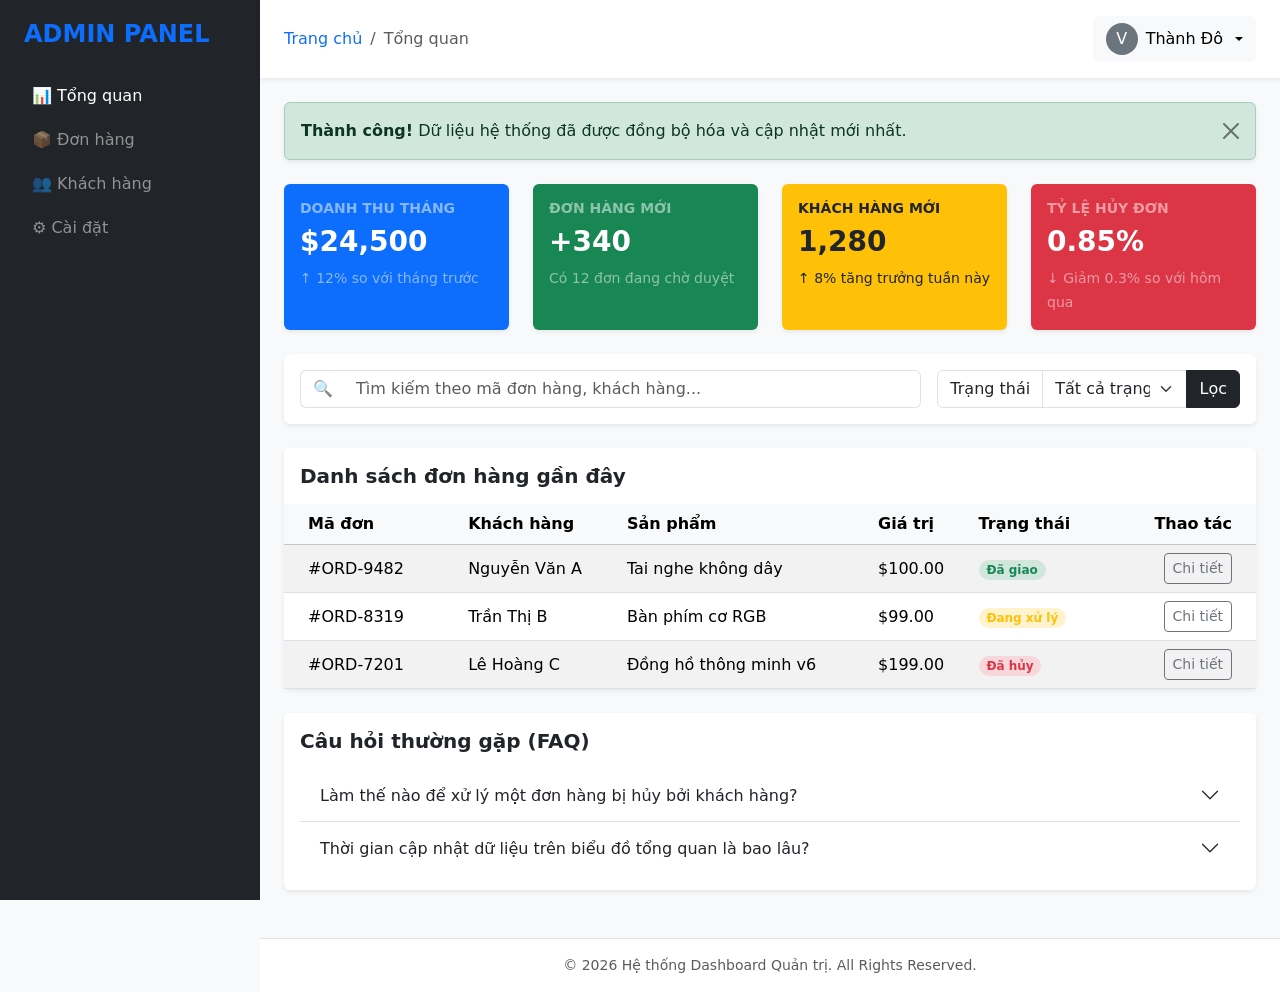
<file: PBT-06/bootstrap_dashboard.html>
<!DOCTYPE html>
<html lang="vi">
<head>
  <meta charset="UTF-8">
  <meta name="viewport" content="width=device-width, initial-scale=1.0">
  <title>bootstrap_dashboard</title>
  <link href="https://cdn.jsdelivr.net/npm/bootstrap@5.3.3/dist/css/bootstrap.min.css" rel="stylesheet">
  <style>
    :root { --sidebar-width: 260px; }
    .sidebar { 
        width: var(--sidebar-width); 
        height: 100vh; position: fixed; 
        top: 0; 
        left: 0; 
        z-index: 100; 
        overflow-y: auto; 
    }
    .main-content { margin-left: var(--sidebar-width); min-height: 100vh; }
    @media (max-width: 991.98px) {
      .sidebar { width: 100%; height: auto; position: relative; }
      .main-content { margin-left: 0; }
    }
  </style>
</head>
<body class="bg-light">
  <aside class="sidebar bg-dark text-white p-3">
    <div class="d-flex align-items-center mb-4 px-2">
      <span class="fs-4 fw-bold text-primary">ADMIN PANEL</span>
    </div>
    <div class="list-group list-group-flush">
      <a href="#" class="list-group-item list-group-item-action bg-dark text-white active border-0 rounded mb-1">📊 Tổng quan</a>
      <a href="#" class="list-group-item list-group-item-action bg-dark text-white-50 border-0 rounded mb-1">📦 Đơn hàng</a>
      <a href="#" class="list-group-item list-group-item-action bg-dark text-white-50 border-0 rounded mb-1">👥 Khách hàng</a>
      <a href="#" class="list-group-item list-group-item-action bg-dark text-white-50 border-0 rounded mb-1">⚙️ Cài đặt</a>
    </div>
  </aside>

  <main class="main-content d-flex flex-column">
    <header class="navbar navbar-expand bg-white shadow-sm px-4 py-3 sticky-top">
      <div class="container-fluid d-flex justify-content-between align-items-center p-0">
        <nav aria-label="breadcrumb">
          <ol class="breadcrumb mb-0">
            <li class="breadcrumb-item"><a href="#" class="text-decoration-none">Trang chủ</a></li>
            <li class="breadcrumb-item active" aria-current="page">Tổng quan</li>
          </ol>
        </nav>
        <div class="dropdown">
          <button class="btn btn-light dropdown-toggle d-flex align-items-center gap-2" type="button" id="userMenu" data-bs-toggle="dropdown" aria-expanded="false">
            <div class="bg-secondary text-white rounded-circle d-flex align-items-center justify-content-center" style="width: 32px; height: 32px;">V</div>
            <span class="fw-medium">Thành Đô</span>
          </button>
          <ul class="dropdown-menu dropdown-menu-end shadow" aria-labelledby="userMenu">
            <li><a class="dropdown-menu-item dropdown-item" href="#">Hồ sơ của tôi</a></li>
            <li><a class="dropdown-menu-item dropdown-item" href="#">Cài đặt tài khoản</a></li>
            <li><hr class="dropdown-divider"></li>
            <li><a class="dropdown-menu-item dropdown-item text-danger" href="#">Đăng xuất</a></li>
          </ul>
        </div>
      </div>
    </header>
    <div class="container-fluid p-4 flex-grow-1">
      <div class="alert alert-success alert-dismissible fade show shadow-sm mb-4" role="alert">
        <strong>Thành công!</strong> Dữ liệu hệ thống đã được đồng bộ hóa và cập nhật mới nhất.
        <button type="button" class="btn-close" data-bs-dismiss="alert" aria-label="Close"></button>
      </div>
      <div class="row g-4 mb-4">
        <div class="col-12 col-sm-6 col-xl-3">
          <div class="card bg-primary text-white border-0 shadow-sm h-100">
            <div class="card-body">
              <h6 class="text-white-50 text-uppercase fw-bold small">Doanh thu tháng</h6>
              <h3 class="fw-bold mb-2">$24,500</h3>
              <span class="text-white-50 small">↑ 12% so với tháng trước</span>
            </div>
          </div>
        </div>
        <div class="col-12 col-sm-6 col-xl-3">
          <div class="card bg-success text-white border-0 shadow-sm h-100">
            <div class="card-body">
              <h6 class="text-white-50 text-uppercase fw-bold small">Đơn hàng mới</h6>
              <h3 class="fw-bold mb-2">+340</h3>
              <span class="text-white-50 small">Có 12 đơn đang chờ duyệt</span>
            </div>
          </div>
        </div>
        <div class="col-12 col-sm-6 col-xl-3">
          <div class="card bg-warning text-dark border-0 shadow-sm h-100">
            <div class="card-body">
              <h6 class="text-dark-50 text-uppercase fw-bold small">Khách hàng mới</h6>
              <h3 class="fw-bold mb-2">1,280</h3>
              <span class="text-dark-50 small">↑ 8% tăng trưởng tuần này</span>
            </div>
          </div>
        </div>
        <div class="col-12 col-sm-6 col-xl-3">
          <div class="card bg-danger text-white border-0 shadow-sm h-100">
            <div class="card-body">
              <h6 class="text-white-50 text-uppercase fw-bold small">Tỷ lệ hủy đơn</h6>
              <h3 class="fw-bold mb-2">0.85%</h3>
              <span class="text-white-50 small">↓ Giảm 0.3% so với hôm qua</span>
            </div>
          </div>
        </div>
      </div>
      <div class="card border-0 shadow-sm mb-4">
        <div class="card-body">
          <div class="row g-3">
            <div class="col-12 col-md-6 col-lg-8">
              <div class="input-group">
                <span class="input-group-text bg-white border-end-0 text-muted">🔍</span>
                <input type="text" class="form-control border-start-0" placeholder="Tìm kiếm theo mã đơn hàng, khách hàng...">
              </div>
            </div>
            <div class="col-12 col-md-6 col-lg-4">
              <div class="input-group">
                <label class="input-group-text bg-white" for="filterStatus">Trạng thái</label>
                <select class="form-select" id="filterStatus">
                  <option selected>Tất cả trạng thái</option>
                  <option value="1">Đã xử lý</option>
                  <option value="2">Đang giao</option>
                  <option value="3">Đã hủy</option>
                </select>
                <button class="btn btn-dark" type="button">Lọc</button>
              </div>
            </div>
          </div>
        </div>
      </div>
      <div class="card border-0 shadow-sm mb-4">
        <div class="card-header bg-white py-3 border-0">
          <h5 class="mb-0 fw-bold text-dark">Danh sách đơn hàng gần đây</h5>
        </div>
        <div class="table-responsive">
          <table class="table table-striped table-hover align-middle mb-0">
            <thead class="table-light">
              <tr>
                <th class="px-4">Mã đơn</th>
                <th>Khách hàng</th>
                <th>Sản phẩm</th>
                <th>Giá trị</th>
                <th>Trạng thái</th>
                <th class="text-end px-4">Thao tác</th>
              </tr>
            </thead>
            <tbody>
              <tr>
                <td class="px-4 fw-medium">#ORD-9482</td>
                <td>Nguyễn Văn A</td>
                <td>Tai nghe không dây</td>
                <td>$100.00</td>
                <td><span class="badge bg-success-subtle text-success rounded-pill px-2.5 py-1">Đã giao</span></td>
                <td class="text-end px-4"><button class="btn btn-sm btn-outline-secondary">Chi tiết</button></td>
              </tr>
              <tr>
                <td class="px-4 fw-medium">#ORD-8319</td>
                <td>Trần Thị B</td>
                <td>Bàn phím cơ RGB</td>
                <td>$99.00</td>
                <td><span class="badge bg-warning-subtle text-warning rounded-pill px-2.5 py-1">Đang xử lý</span></td>
                <td class="text-end px-4"><button class="btn btn-sm btn-outline-secondary">Chi tiết</button></td>
              </tr>
              <tr>
                <td class="px-4 fw-medium">#ORD-7201</td>
                <td>Lê Hoàng C</td>
                <td>Đồng hồ thông minh v6</td>
                <td>$199.00</td>
                <td><span class="badge bg-danger-subtle text-danger rounded-pill px-2.5 py-1">Đã hủy</span></td>
                <td class="text-end px-4"><button class="btn btn-sm btn-outline-secondary">Chi tiết</button></td>
              </tr>
            </tbody>
          </table>
        </div>
      </div>
      <div class="card border-0 shadow-sm mb-4">
        <div class="card-header bg-white py-3 border-0">
          <h5 class="mb-0 fw-bold text-dark">Câu hỏi thường gặp (FAQ)</h5>
        </div>
        <div class="card-body pt-0">
          <div class="accordion accordion-flush" id="faqAccordion">
            <div class="accordion-item">
              <h2 class="accordion-header">
                <button class="accordion-button collapsed fw-medium" type="button" data-bs-toggle="collapse" data-bs-target="#faq1">
                  Làm thế nào để xử lý một đơn hàng bị hủy bởi khách hàng?
                </button>
              </h2>
              <div id="faq1" class="accordion-collapse collapse" data-bs-parent="#faqAccordion">
                <div class="accordion-body text-muted small">
                  Khi trạng thái đơn hàng chuyển sang "Đã hủy", hệ thống sẽ tự động hoàn lại số lượng sản phẩm vào kho lưu trữ và gửi email xác nhận cho khách hàng trong vòng 5 phút.
                </div>
              </div>
            </div>
            <div class="accordion-item">
              <h2 class="accordion-header">
                <button class="accordion-button collapsed fw-medium" type="button" data-bs-toggle="collapse" data-bs-target="#faq2">
                  Thời gian cập nhật dữ liệu trên biểu đồ tổng quan là bao lâu?
                </button>
              </h2>
              <div id="faq2" class="accordion-collapse collapse" data-bs-parent="#faqAccordion">
                <div class="accordion-body text-muted small">
                  Các chỉ số doanh thu, đơn hàng mới và tăng trưởng được tính toán và làm mới theo thời gian thực (real-time) sau mỗi giao dịch thành công.
                </div>
              </div>
            </div>
          </div>
        </div>
      </div>
    </div>
    <footer class="bg-white border-top py-3 text-center text-muted small mt-auto">
      &copy; 2026 Hệ thống Dashboard Quản trị. All Rights Reserved.
    </footer>
  </main>

  <script src="https://cdn.jsdelivr.net/npm/bootstrap@5.3.3/dist/js/bootstrap.bundle.min.js"></script>
</body>
</html>
</file>
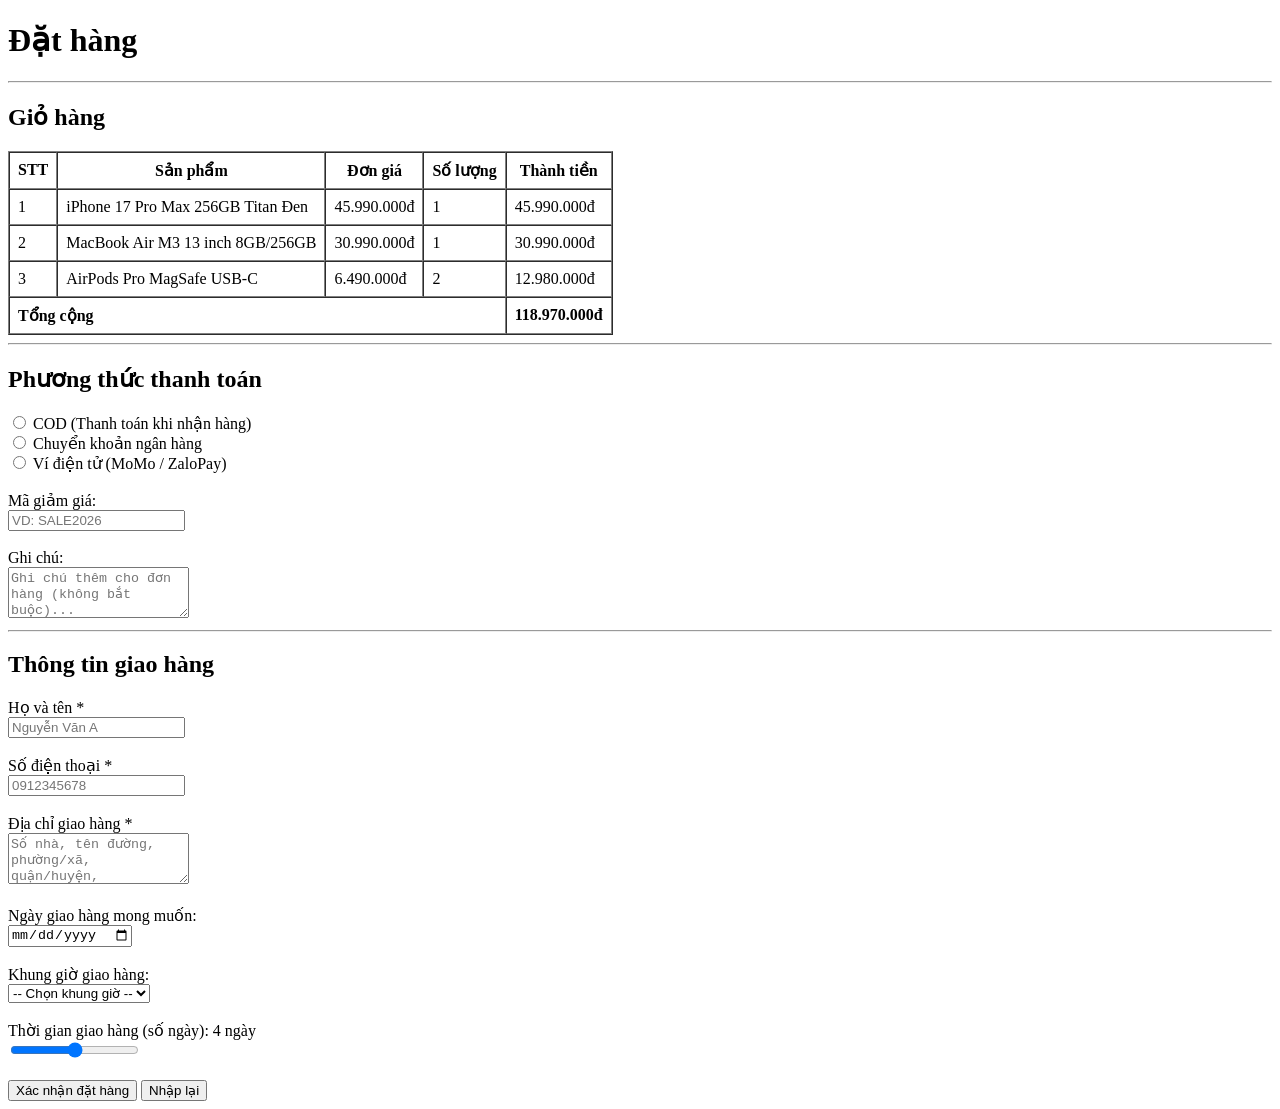
<file: PBT_02/checkout.html>
<!DOCTYPE html>
<html lang="vi">

<head>
  <meta charset="UTF-8">
  <meta name="viewport" content="width=device-width, initial-scale=1.0">
  <title>Đặt hàng</title>
</head>

<body>

  <h1>Đặt hàng</h1>

  <hr>

  <!-- Phần 1: Giỏ hàng -->
  <h2>Giỏ hàng</h2>
  <table border="1" cellpadding="8" cellspacing="0">
    <thead>
      <tr>
        <th>STT</th>
        <th>Sản phẩm</th>
        <th>Đơn giá</th>
        <th>Số lượng</th>
        <th>Thành tiền</th>
      </tr>
    </thead>
    <tbody>
      <tr>
        <td>1</td>
        <td>iPhone 17 Pro Max 256GB Titan Đen</td>
        <td>45.990.000đ</td>
        <td>1</td>
        <td>45.990.000đ</td>
      </tr>
      <tr>
        <td>2</td>
        <td>MacBook Air M3 13 inch 8GB/256GB</td>
        <td>30.990.000đ</td>
        <td>1</td>
        <td>30.990.000đ</td>
      </tr>
      <tr>
        <td>3</td>
        <td>AirPods Pro  MagSafe USB-C</td>
        <td>6.490.000đ</td>
        <td>2</td>
        <td>12.980.000đ</td>
      </tr>
    </tbody>
    <tfoot>
      <tr>
        <td colspan="4"><strong>Tổng cộng</strong></td>
        <td><strong>118.970.000đ</strong></td>
      </tr>
    </tfoot>
  </table>

  <hr>

  <form action="#" method="POST">

    <!-- Phần 2: Form thanh toán -->
    <h2>Phương thức thanh toán</h2>

    <input type="radio" id="cod" name="payment" value="cod" required>
    <label for="cod">COD (Thanh toán khi nhận hàng)</label><br>

    <input type="radio" id="bank" name="payment" value="bank">
    <label for="bank">Chuyển khoản ngân hàng</label><br>

    <input type="radio" id="ewallet" name="payment" value="ewallet">
    <label for="ewallet">Ví điện tử (MoMo / ZaloPay)</label><br><br>

    <label for="coupon">Mã giảm giá:</label><br>
    <input type="text" id="coupon" name="coupon" placeholder="VD: SALE2026" pattern="SALE[0-9]{4}"
      title="Định dạng: SALE + 4 chữ số (VD: SALE2026)"><br><br>

    <label for="note">Ghi chú:</label><br>
    <textarea id="note" name="note" rows="3" placeholder="Ghi chú thêm cho đơn hàng (không bắt buộc)..."></textarea><br>

    <hr>

    <!-- Phần 3: Thông tin giao hàng -->
    <h2>Thông tin giao hàng</h2>

    <label for="fullname">Họ và tên *</label><br>
    <input type="text" id="fullname" name="fullname" placeholder="Nguyễn Văn A" required minlength="2"
      maxlength="50"><br><br>

    <label for="phone">Số điện thoại *</label><br>
    <input type="tel" id="phone" name="phone" placeholder="0912345678" required pattern="[0-9]{10}"
      title="Nhập đúng 10 chữ số"><br><br>

    <label for="address">Địa chỉ giao hàng *</label><br>
    <textarea id="address" name="address" rows="3" placeholder="Số nhà, tên đường, phường/xã, quận/huyện, tỉnh/thành..."
      required></textarea><br><br>

    <label for="delivery-date">Ngày giao hàng mong muốn:</label><br>
    <input type="date" id="delivery-date" name="delivery_date"><br><br>

    <label for="time-slot">Khung giờ giao hàng:</label><br>
    <select id="time-slot" name="time_slot">
      <option value="" disabled selected>-- Chọn khung giờ --</option>
      <option value="morning">Sáng 8–12h</option>
      <option value="afternoon">Chiều 14–18h</option>
      <option value="evening">Tối 18–21h</option>
    </select><br><br>

    <label for="delivery-days">Thời gian giao hàng (số ngày): <span id="days-value">4</span> ngày</label><br>
    <input type="range" id="delivery-days" name="delivery_days" min="1" max="7" step="1" value="4"><br><br>

    <button type="submit" aria-label="Xác nhận đặt hàng">Xác nhận đặt hàng</button>
    <button type="reset">Nhập lại</button>

  </form>

  <script>
    // Set min date = ngày mai cho delivery-date
    const tomorrow = new Date();
    tomorrow.setDate(tomorrow.getDate() + 1);
    document.getElementById('delivery-date').min = tomorrow.toISOString().split('T')[0];
  </script>

</body>

</html>
</file>
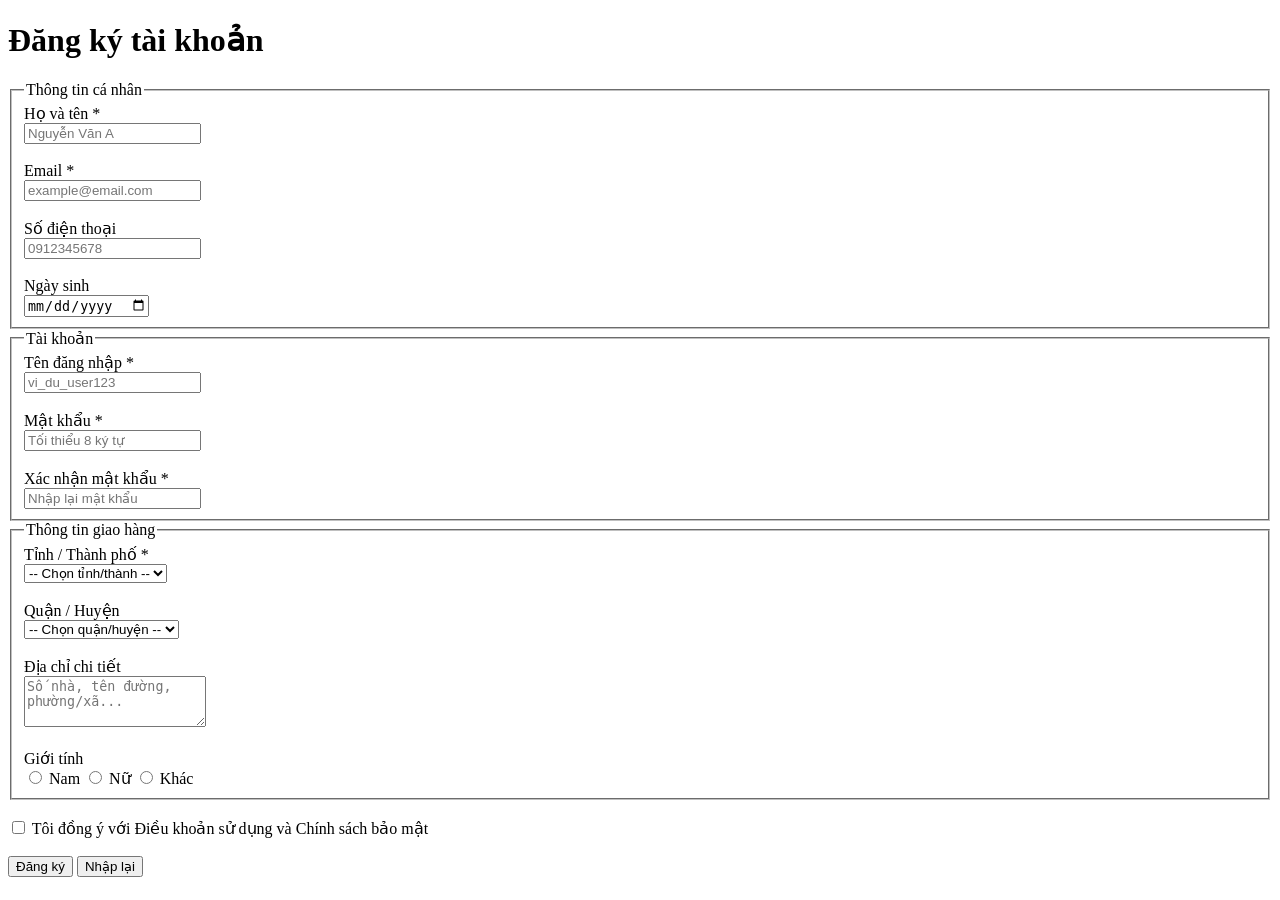
<file: PBT_02/register.html>
<!DOCTYPE html>
<html lang="vi">

<head>
  <meta charset="UTF-8">
  <meta name="viewport" content="width=device-width, initial-scale=1.0">
  <title>Giao diện đăng ký tài khoản</title>
</head>

<body>

  <h1>Đăng ký tài khoản</h1>

  <form action="https://www.google.com/search" method="POST">

    <!-- Fieldset 1: Thông tin cá nhân -->
    <fieldset>
      <legend>Thông tin cá nhân</legend>

      <label for="fullname">Họ và tên *</label><br>
      <input type="text" id="fullname" name="fullname" placeholder="Nguyễn Văn A" required minlength="2"
        maxlength="50"><br><br>

      <label for="email">Email *</label><br>
      <input type="email" id="email" name="email" placeholder="example@email.com" required><br><br>

      <label for="phone">Số điện thoại</label><br>
      <input type="tel" id="phone" name="phone" placeholder="0912345678" pattern="[0-9]{10}"
        title="Nhập đúng 10 chữ số"><br><br>

      <label for="dob">Ngày sinh</label><br>
      <input type="date" id="dob" name="dob"><br>

    </fieldset>

    <!-- Fieldset 2: Tài khoản -->
    <fieldset>
      <legend>Tài khoản</legend>

      <label for="username">Tên đăng nhập *</label><br>
      <input type="text" id="username" name="username" placeholder="vi_du_user123" required pattern="[a-zA-Z0-9_]{3,20}"
        title="3-20 ký tự, chỉ chữ cái, số và dấu gạch dưới"><br><br>

      <label for="password">Mật khẩu *</label><br>
      <input type="password" id="password" name="password" placeholder="Tối thiểu 8 ký tự" required minlength="8"
        pattern="(?=.*[A-Z])(?=.*[0-9]).{8,}" title="Ít nhất 8 ký tự, gồm 1 chữ hoa và 1 số"><br><br>

      <label for="confirm-password">Xác nhận mật khẩu *</label><br>
      <input type="password" id="confirm-password" name="confirm_password" placeholder="Nhập lại mật khẩu" required
        minlength="8" pattern="(?=.*[A-Z])(?=.*[0-9]).{8,}" title="Nhập lại mật khẩu giống trên"><br>

    </fieldset>

    <!-- Fieldset 3: Thông tin giao hàng -->
    <fieldset>
      <legend>Thông tin giao hàng</legend>

      <label for="city">Tỉnh / Thành phố *</label><br>
      <select id="city" name="city" required>
        <option value="" disabled selected>-- Chọn tỉnh/thành --</option>
        <option value="hcm">TP. Hồ Chí Minh</option>
        <option value="hn">Hà Nội</option>
        <option value="dn">Đà Nẵng</option>
        <option value="ct">Cần Thơ</option>
        <option value="hp">Hải Phòng</option>
      </select><br><br>

      <label for="district">Quận / Huyện</label><br>
      <select id="district" name="district">
        <option value="" disabled selected>-- Chọn quận/huyện --</option>
        <option value="Q1">Quận 1</option>
        <option value="HĐ">Quận Hà Đông</option>
        <option value="HY">Quận Hưng Yên</option>
        <option value="TT">Quận Thạch thất</option>
      </select><br><br>

      <label for="address">Địa chỉ chi tiết</label><br>
      <textarea id="address" name="address" rows="3"  placeholder="Số nhà, tên đường, phường/xã..."></textarea><br><br>

      <label>Giới tính</label><br>
      <input type="radio" id="male" name="gender" value="male">
      <label for="male">Nam</label>
      <input type="radio" id="female" name="gender" value="female">
      <label for="female">Nữ</label>
      <input type="radio" id="other" name="gender" value="other">
      <label for="other">Khác</label><br>

    </fieldset>

    <br>
    <input type="checkbox" id="terms" name="terms" required>
    <label for="terms">Tôi đồng ý với Điều khoản sử dụng và Chính sách bảo mật</label><br><br>

    <button type="submit">Đăng ký</button>
    <button type="reset">Nhập lại</button>

  </form>

</body>

</html>
</file>
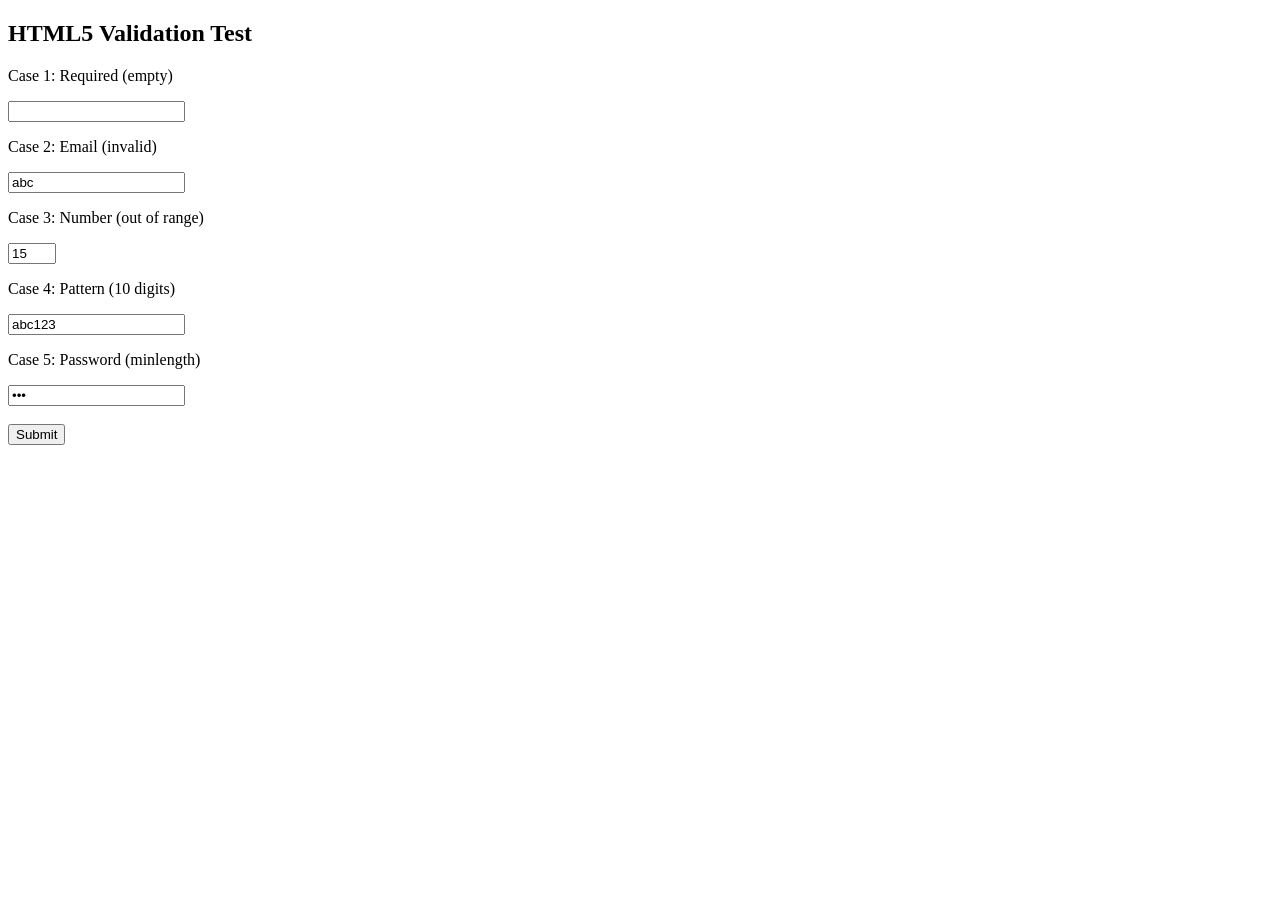
<file: PBT_02/validation_test.html>
<!DOCTYPE html>
<html lang="en">
<head>
    <meta charset="UTF-8">
    <meta name="viewport" content="width=device-width, initial-scale=1.0">
    <title>Document</title>
</head>
<body>


<h2>HTML5 Validation Test</h2>

<form>
    <p>Case 1: Required (empty)</p>
    <input type="text" required value="">

    <p>Case 2: Email (invalid)</p>
    <input type="email" value="abc">

    <p>Case 3: Number (out of range)</p>
    <input type="number" min="1" max="10" value="15">

    <p>Case 4: Pattern (10 digits)</p>
    <input type="text" pattern="[0-9]{10}" value="abc123">

    <p>Case 5: Password (minlength)</p>
    <input type="password" minlength="8" value="123">

    <br><br>
    <button type="submit">Submit</button>
</form>

</body>
</html>
</file>
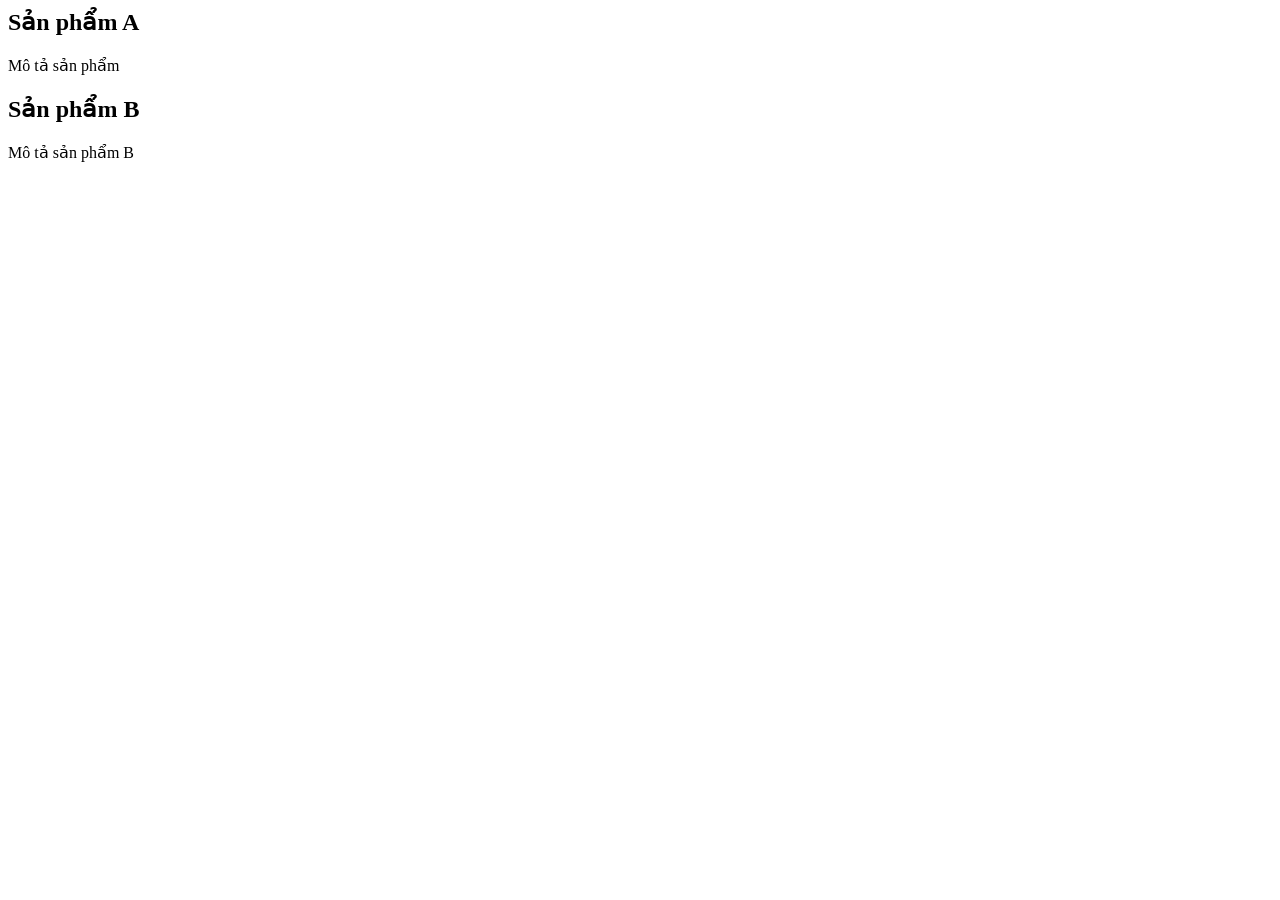
<file: PBT_03/htmlC2.html>
<body>
    <div class="container">
        <div class="card" id="featured">
            <h2 class="title highlight">Sản phẩm A</h2>
            <p>Mô tả sản phẩm</p>
        </div>
        <div class="card">
            <h2 class="title">Sản phẩm B</h2>
            <p class="highlight">Mô tả sản phẩm B</p>
        </div>
    </div>
</body>
</file>
